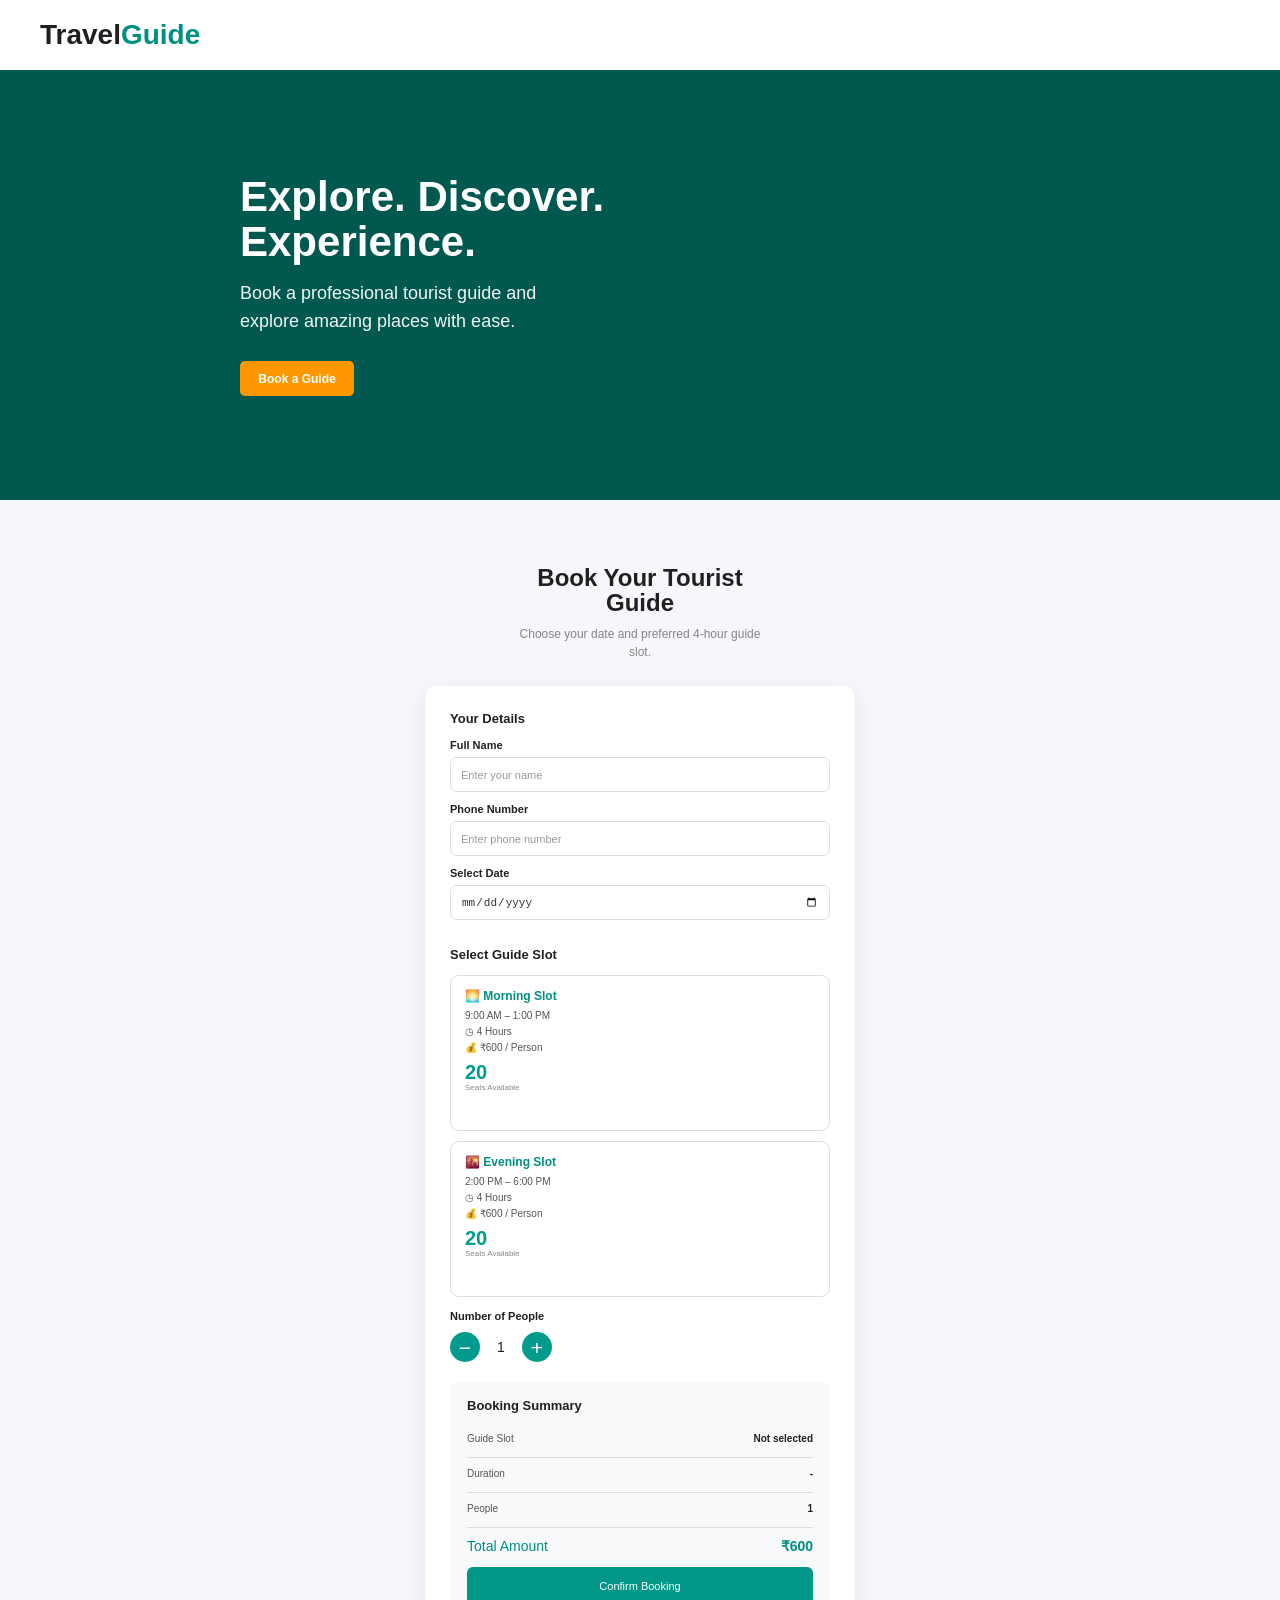
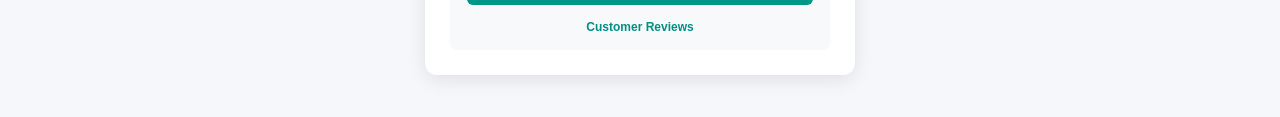
<file: index.html>
<!DOCTYPE html>
<html lang="en">

<head>
    <meta charset="UTF-8">
    <meta name="viewport" content="width=device-width, initial-scale=1.0">

    <title>TravelGuide - Book a Guide</title>

    <link rel="stylesheet" href="style.css">
</head>

<body>

<header class="topbar">

    <a class="logo" href="index.html">
        Travel<span>Guide</span>
    </a>

</header>


<section class="hero">

    <div class="hero-inner">

        <h1>
            Explore. Discover.<br>
            Experience.
        </h1>

        <p>
            Book a professional tourist guide and<br>
            explore amazing places with ease.
        </p>

        <a href="#booking" class="orange-btn">
            Book a Guide
        </a>

    </div>

</section>


<main id="booking" class="booking-page">

    <h2>
        Book Your Tourist<br>
        Guide
    </h2>

    <p class="subtitle">
        Choose your date and preferred 4-hour guide<br>
        slot.
    </p>


    <section class="booking-card">

        <h3>Your Details</h3>


        <!-- BOOKING FORM -->
        <form action="booking.php" method="POST">


            <label for="name">
                Full Name
            </label>

            <input
                id="name"
                name="name"
                type="text"
                placeholder="Enter your name"
                required
            >


            <label for="phone">
                Phone Number
            </label>

            <input
                id="phone"
                name="phone"
                type="tel"
                placeholder="Enter phone number"
                required
            >


            <label for="date">
                Select Date
            </label>

            <input
                id="date"
                name="date"
                type="date"
                required
            >


            <h3 class="slot-heading">
                Select Guide Slot
            </h3>


            <!-- MORNING SLOT -->

            <button
                class="slot-card"
                data-slot="Morning Slot"
                data-time="9:00 AM – 1:00 PM"
                type="button"
            >

                <strong>
                    🌅 Morning Slot
                </strong>

                <span>
                    9:00 AM – 1:00 PM
                </span>

                <span>
                    ◷ 4 Hours
                </span>

                <span>
                    💰 ₹600 / Person
                </span>

                <b>
                    20
                </b>

                <small>
                    Seats Available
                </small>

            </button>


            <!-- EVENING SLOT -->

            <button
                class="slot-card"
                data-slot="Evening Slot"
                data-time="2:00 PM – 6:00 PM"
                type="button"
            >

                <strong>
                    🌇 Evening Slot
                </strong>

                <span>
                    2:00 PM – 6:00 PM
                </span>

                <span>
                    ◷ 4 Hours
                </span>

                <span>
                    💰 ₹600 / Person
                </span>

                <b>
                    20
                </b>

                <small>
                    Seats Available
                </small>

            </button>


            <!-- NUMBER OF PEOPLE -->

            <div class="people-row">

                <label>
                    Number of People
                </label>

                <div class="counter">

                    <button
                        type="button"
                        id="minus"
                    >
                        −
                    </button>

                    <span id="people">
                        1
                    </span>

                    <button
                        type="button"
                        id="plus"
                    >
                        +
                    </button>

                </div>

            </div>


            <!-- HIDDEN VALUES SENT TO PHP -->

            <input
                type="hidden"
                name="slot"
                id="formSlot"
            >

            <input
                type="hidden"
                name="time"
                id="formTime"
            >

            <input
                type="hidden"
                name="people"
                id="formPeople"
                value="1"
            >


            <!-- BOOKING SUMMARY -->

            <div class="summary">

                <h3>
                    Booking Summary
                </h3>


                <div>

                    <span>
                        Guide Slot
                    </span>

                    <strong id="summarySlot">
                        Not selected
                    </strong>

                </div>


                <div>

                    <span>
                        Duration
                    </span>

                    <strong id="summaryDuration">
                        -
                    </strong>

                </div>


                <div>

                    <span>
                        People
                    </span>

                    <strong id="summaryPeople">
                        1
                    </strong>

                </div>


                <div class="total">

                    <span>
                        Total Amount
                    </span>

                    <strong id="total">
                        ₹600
                    </strong>

                </div>


                <!-- SUBMIT TO PHP -->

                <button
                    class="confirm"
                    type="submit"
                    id="confirm"
                >
                    Confirm Booking
                </button>


                <a
                    href="reviews.html"
                    class="review-link"
                >
                    Customer Reviews
                </a>

            </div>

        </form>

    </section>

</main>


<script src="script.js"></script>


<script>

    /*
       Before sending the form to booking.php,
       copy the selected values into hidden fields.
    */

    document.getElementById("confirm").addEventListener("click", function () {

        document.getElementById("formSlot").value =
            document.getElementById("summarySlot").textContent.trim();


        document.getElementById("formTime").value =
            document.getElementById("summaryDuration").textContent.trim();


        document.getElementById("formPeople").value =
            document.getElementById("people").textContent.trim();

    });

</script>


</body>
</html>
</file>
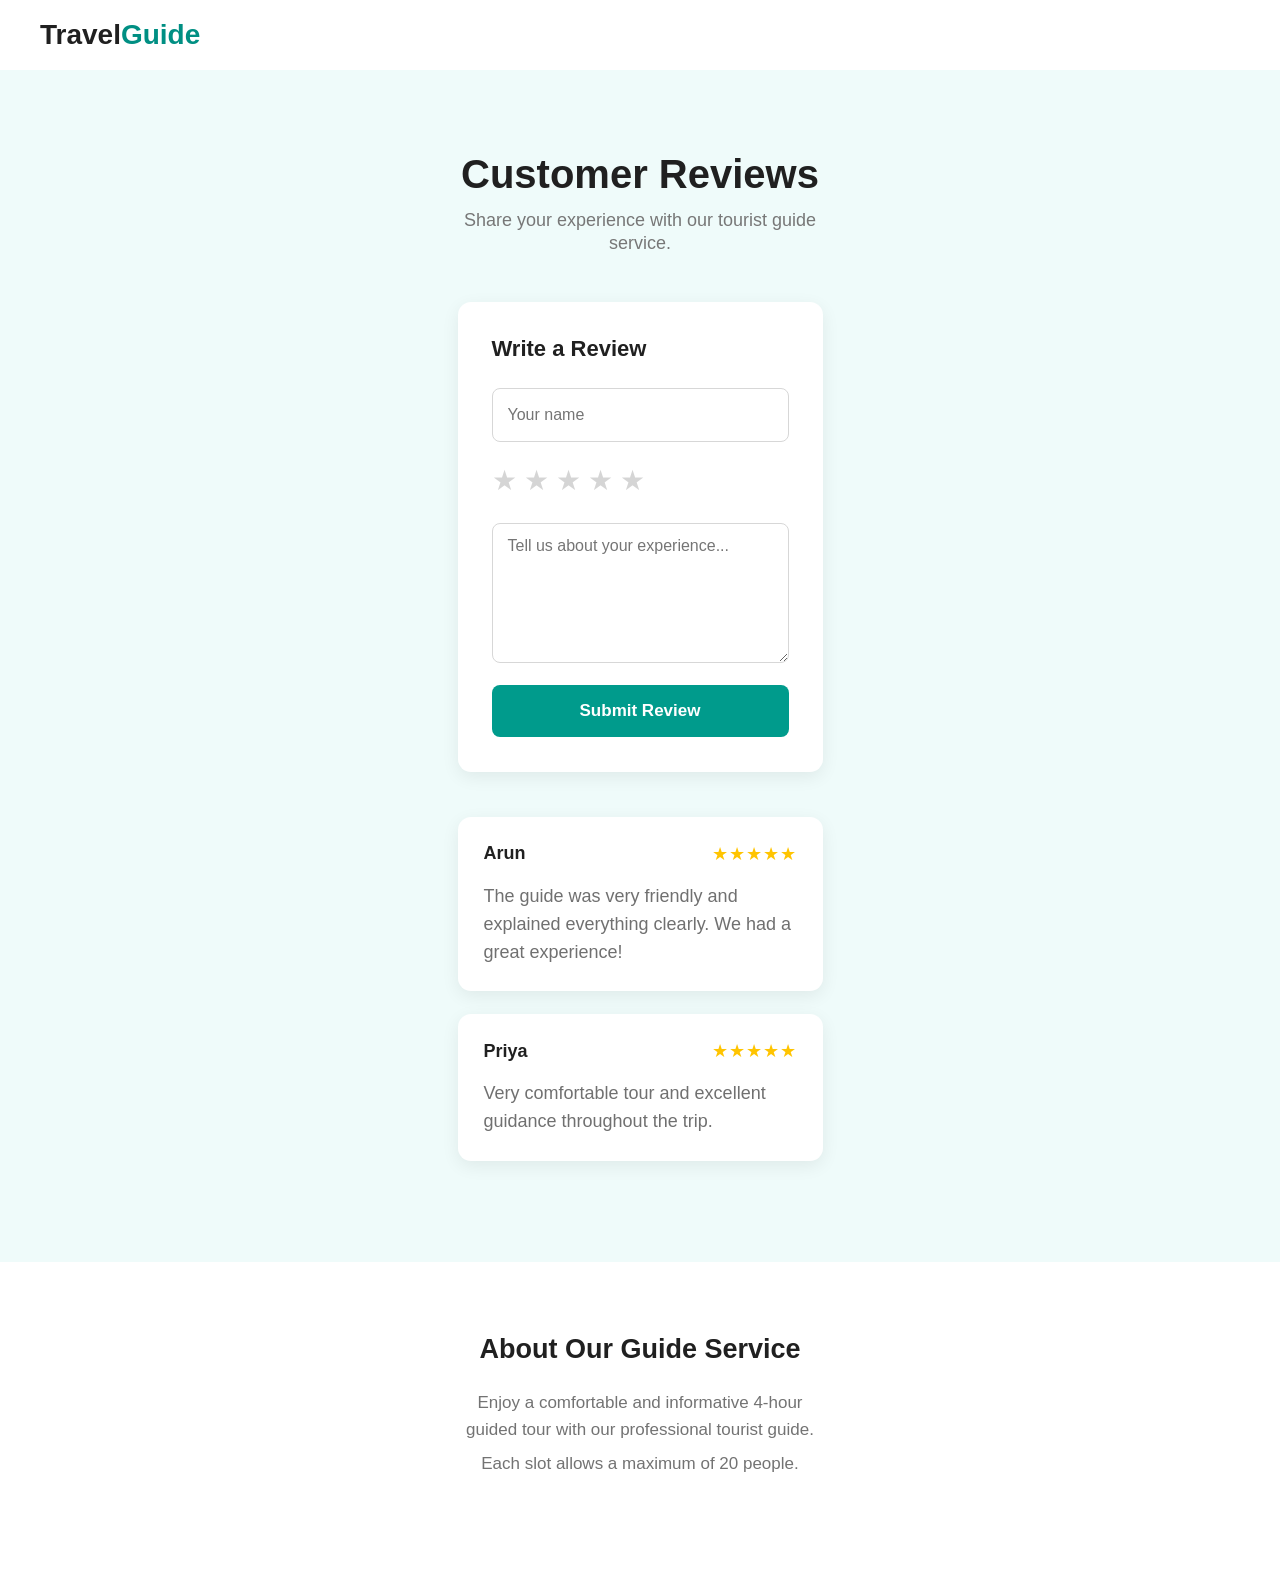
<file: reviews.html>
<!DOCTYPE html>
<html lang="en">
<head>
  <meta charset="UTF-8">
  <meta name="viewport" content="width=device-width, initial-scale=1.0">
  <title>TravelGuide - Reviews</title>
  <link rel="stylesheet" href="style.css">
</head>
<body>
<header class="topbar reviews-topbar">
  <a class="logo" href="index.html">Travel<span>Guide</span></a>
</header>

<main class="reviews-page">
  <section class="reviews-intro">
    <h1>Customer Reviews</h1>
    <p>Share your experience with our tourist guide<br>service.</p>
  </section>

  <section class="review-form">
    <h2>Write a Review</h2>
    <input id="reviewName" type="text" placeholder="Your name">

    <div class="stars" aria-label="Choose rating">
      <button type="button" data-rating="1">★</button>
      <button type="button" data-rating="2">★</button>
      <button type="button" data-rating="3">★</button>
      <button type="button" data-rating="4">★</button>
      <button type="button" data-rating="5">★</button>
    </div>

    <textarea id="reviewText" placeholder="Tell us about your experience..."></textarea>
    <button id="submitReview" class="submit-review" type="button">Submit Review</button>
  </section>

  <section id="reviewsList" class="reviews-list">
    <article class="review-card">
      <div class="review-head"><strong>Arun</strong><span>★★★★★</span></div>
      <p>The guide was very friendly and explained everything clearly. We had a great experience!</p>
    </article>

    <article class="review-card">
      <div class="review-head"><strong>Priya</strong><span>★★★★★</span></div>
      <p>Very comfortable tour and excellent guidance throughout the trip.</p>
    </article>
  </section>

  <section class="about">
    <h2>About Our Guide Service</h2>
    <p>Enjoy a comfortable and informative 4-hour<br>guided tour with our professional tourist guide.</p>
    <p>Each slot allows a maximum of 20 people.</p>
  </section>
</main>

<script>
let selectedRating = 0;

document.querySelectorAll('.stars button').forEach(btn => {
  btn.addEventListener('click', () => {
    selectedRating = Number(btn.dataset.rating);
    document.querySelectorAll('.stars button').forEach((star, i) => {
      star.classList.toggle('selected', i < selectedRating);
    });
  });
});

document.getElementById('submitReview').addEventListener('click', () => {
  const name = document.getElementById('reviewName').value.trim();
  const text = document.getElementById('reviewText').value.trim();

  if (!name || !text || !selectedRating) {
    alert('Please enter your name, review and rating.');
    return;
  }

  const card = document.createElement('article');
  card.className = 'review-card';
  card.innerHTML = `
    <div class="review-head">
      <strong>${escapeHTML(name)}</strong>
      <span>${'★'.repeat(selectedRating)}${'★'.repeat(5-selectedRating)}</span>
    </div>
    <p>${escapeHTML(text)}</p>
  `;
  document.getElementById('reviewsList').prepend(card);

  document.getElementById('reviewName').value = '';
  document.getElementById('reviewText').value = '';
  selectedRating = 0;
  document.querySelectorAll('.stars button').forEach(s => s.classList.remove('selected'));
});

function escapeHTML(str) {
  const div = document.createElement('div');
  div.textContent = str;
  return div.innerHTML;
}
</script>
</body>
</html>
</file>
<file: style.css>
* {
  box-sizing: border-box;
}

html {
  scroll-behavior: smooth;
}

body {
  margin: 0;
  font-family: Arial, Helvetica, sans-serif;
  color: #202020;
  background: #f6f8fb;
}

.topbar {
  height: 44px;
  background: #fff;
  display: flex;
  align-items: center;
  padding: 0 20px;
}

.logo {
  color: #202020;
  font-size: 19px;
  font-weight: 700;
  text-decoration: none;
}

.logo span {
  color: #008f83;
}

.hero {
  height: 309px;
  background: #00584f;
  color: white;
  display: flex;
  align-items: center;
}

.hero-inner {
  width: 100%;
  padding: 0 20px;
}

.hero h1 {
  margin: 0 0 16px;
  font-size: 27px;
  line-height: 1.08;
  font-weight: 700;
}

.hero p {
  margin: 0 0 25px;
  font-size: 14px;
  line-height: 1.55;
  color: #f1f7f6;
}

.orange-btn {
  display: inline-flex;
  align-items: center;
  justify-content: center;
  width: 114px;
  height: 35px;
  border-radius: 5px;
  background: #ff9800;
  color: white;
  font-size: 12px;
  text-decoration: none;
  font-weight: 600;
}

.booking-page {
  min-height: 1130px;
  padding: 43px 20px 42px;
  background: #f5f7fa;
}

.booking-page > h2 {
  text-align: center;
  margin: 0;
  font-size: 24px;
  line-height: 1.05;
}

.subtitle {
  text-align: center;
  margin: 11px 0 25px;
  color: #858585;
  font-size: 12px;
  line-height: 1.45;
}

.booking-card {
  width: 100%;
  max-width: 249px;
  margin: 0 auto;
  padding: 15px 15px 17px;
  background: white;
  border-radius: 12px;
  box-shadow: 0 5px 19px rgba(0, 0, 0, .09);
}

.booking-card h3 {
  margin: 0 0 13px;
  font-size: 13px;
}

.booking-card label {
  display: block;
  font-size: 11px;
  font-weight: 700;
  margin: 0 0 6px;
}

.booking-card input[type="text"],
.booking-card input[type="tel"],
.booking-card input[type="date"] {
  width: 100%;
  height: 35px;
  border: 1px solid #ddd;
  border-radius: 7px;
  padding: 0 10px;
  margin-bottom: 11px;
  font-size: 11px;
  outline: none;
  color: #333;
  background: #fff;
}

.booking-card input::placeholder {
  color: #999;
}

.slot-heading {
  margin-top: 16px !important;
  margin-bottom: 13px !important;
}

.slot-card {
  display: flex;
  flex-direction: column;
  align-items: flex-start;
  width: 100%;
  min-height: 156px;
  padding: 13px 14px;
  margin-bottom: 10px;
  border: 1px solid #ddd;
  border-radius: 9px;
  background: white;
  cursor: pointer;
  text-align: left;
}

.slot-card.selected {
  border: 2px solid #008f83;
  background: #f2fffd;
}

.slot-card strong {
  color: #008f83;
  font-size: 12px;
  margin-bottom: 7px;
}

.slot-card span {
  font-size: 10px;
  color: #555;
  margin-bottom: 5px;
}

.slot-card b {
  color: #009b8c;
  font-size: 20px;
  margin-top: 3px;
}

.slot-card small {
  color: #888;
  font-size: 8px;
  margin-top: -1px;
}

.people-row {
  margin-top: 13px;
}

.people-row > label {
  margin-bottom: 10px;
}

.counter {
  display: flex;
  align-items: center;
  gap: 17px;
  margin-bottom: 20px;
}

.counter button {
  width: 30px;
  height: 30px;
  border: 0;
  border-radius: 50%;
  background: #009b8c;
  color: white;
  font-size: 21px;
  line-height: 30px;
  cursor: pointer;
}

.counter span {
  font-size: 14px;
  min-width: 7px;
  text-align: center;
}

.summary {
  background: #f8f9fb;
  border-radius: 7px;
  padding: 16px 17px 16px;
}

.summary h3 {
  font-size: 13px;
  margin-bottom: 20px;
}

.summary > div {
  display: flex;
  justify-content: space-between;
  align-items: center;
  font-size: 10px;
  padding-bottom: 13px;
  border-bottom: 1px solid #ddd;
  margin-bottom: 10px;
}

.summary > div span {
  color: #555;
}

.summary > div strong {
  color: #222;
  font-weight: 700;
}

.summary .total {
  border: 0;
  padding-bottom: 4px;
  margin-bottom: 9px;
  font-size: 14px;
}

.summary .total span,
.summary .total strong {
  color: #008f83;
}

.confirm {
  width: 100%;
  height: 38px;
  border: 0;
  border-radius: 6px;
  background: #009688;
  color: white;
  font-size: 11px;
  cursor: pointer;
}

.confirm:hover,
.submit-review:hover {
  background: #007f74;
}

/* Reviews page */
.reviews-page {
  background: #effbfa;
  min-height: 100vh;
}

.reviews-intro {
  padding: 82px 20px 46px;
  text-align: center;
}

.reviews-intro h1 {
  margin: 0 0 12px;
  font-size: 31px;
}

.reviews-intro p {
  margin: 0;
  color: #777;
  font-size: 18px;
  line-height: 1.3;
}

.review-form,
.review-card {
  width: calc(100% - 64px);
  max-width: 365px;
  margin-left: auto;
  margin-right: auto;
  background: white;
  border-radius: 13px;
  box-shadow: 0 5px 18px rgba(0, 0, 0, .07);
}

.review-form {
  padding: 34px 34px 35px;
}

.review-form h2 {
  margin: 0 0 26px;
  font-size: 22px;
}

.review-form input,
.review-form textarea {
  width: 100%;
  border: 1px solid #d7d7d7;
  border-radius: 8px;
  font-family: inherit;
  font-size: 16px;
  padding: 13px 15px;
  outline: none;
}

.review-form input {
  height: 54px;
}

.review-form textarea {
  height: 140px;
  resize: vertical;
  margin-bottom: 18px;
}

.stars {
  display: flex;
  gap: 7px;
  margin: 25px 0 28px;
}

.stars button {
  border: 0;
  background: transparent;
  padding: 0;
  color: #d5d5d5;
  font-size: 28px;
  line-height: 1;
  cursor: pointer;
}

.stars button.selected {
  color: #ffc400;
}

.submit-review {
  width: 100%;
  height: 52px;
  border: 0;
  border-radius: 8px;
  background: #009b8c;
  color: white;
  font-size: 17px;
  font-weight: 700;
  cursor: pointer;
}

.reviews-list {
  padding: 45px 0 78px;
}

.review-card {
  padding: 26px 26px 25px;
  margin-bottom: 23px;
}

.review-head {
  display: flex;
  justify-content: space-between;
  align-items: center;
  margin-bottom: 18px;
}

.review-head strong {
  font-size: 18px;
}

.review-head span {
  color: #ffc400;
  letter-spacing: 1px;
  font-size: 18px;
}

.review-card p {
  color: #707070;
  font-size: 18px;
  line-height: 1.55;
  margin: 0;
}

.about {
  background: white;
  text-align: center;
  padding: 72px 20px 90px;
}

.about h2 {
  font-size: 27px;
  margin: 0 0 25px;
}

.about p {
  margin: 0 0 8px;
  color: #737373;
  font-size: 17px;
  line-height: 1.55;
}

@media (min-width: 700px) {
  .topbar {
    height: 70px;
    padding: 0 40px;
  }

  .logo {
    font-size: 28px;
  }

  .hero {
    height: 430px;
  }

  .hero-inner {
    max-width: 900px;
    margin: auto;
    padding-left: 50px;
  }

  .hero h1 {
    font-size: 42px;
  }

  .hero p {
    font-size: 18px;
  }

  .booking-page {
    padding-top: 65px;
  }

  .booking-card {
    max-width: 430px;
    padding: 25px;
  }
.review-link {
  display: block;
  text-align: center;
  margin-top: 15px;
  color: #008f83;
  font-size: 12px;
  font-weight: bold;
  text-decoration: none;
}
  .reviews-intro h1 {
    font-size: 40px;
  }
}
</file>
